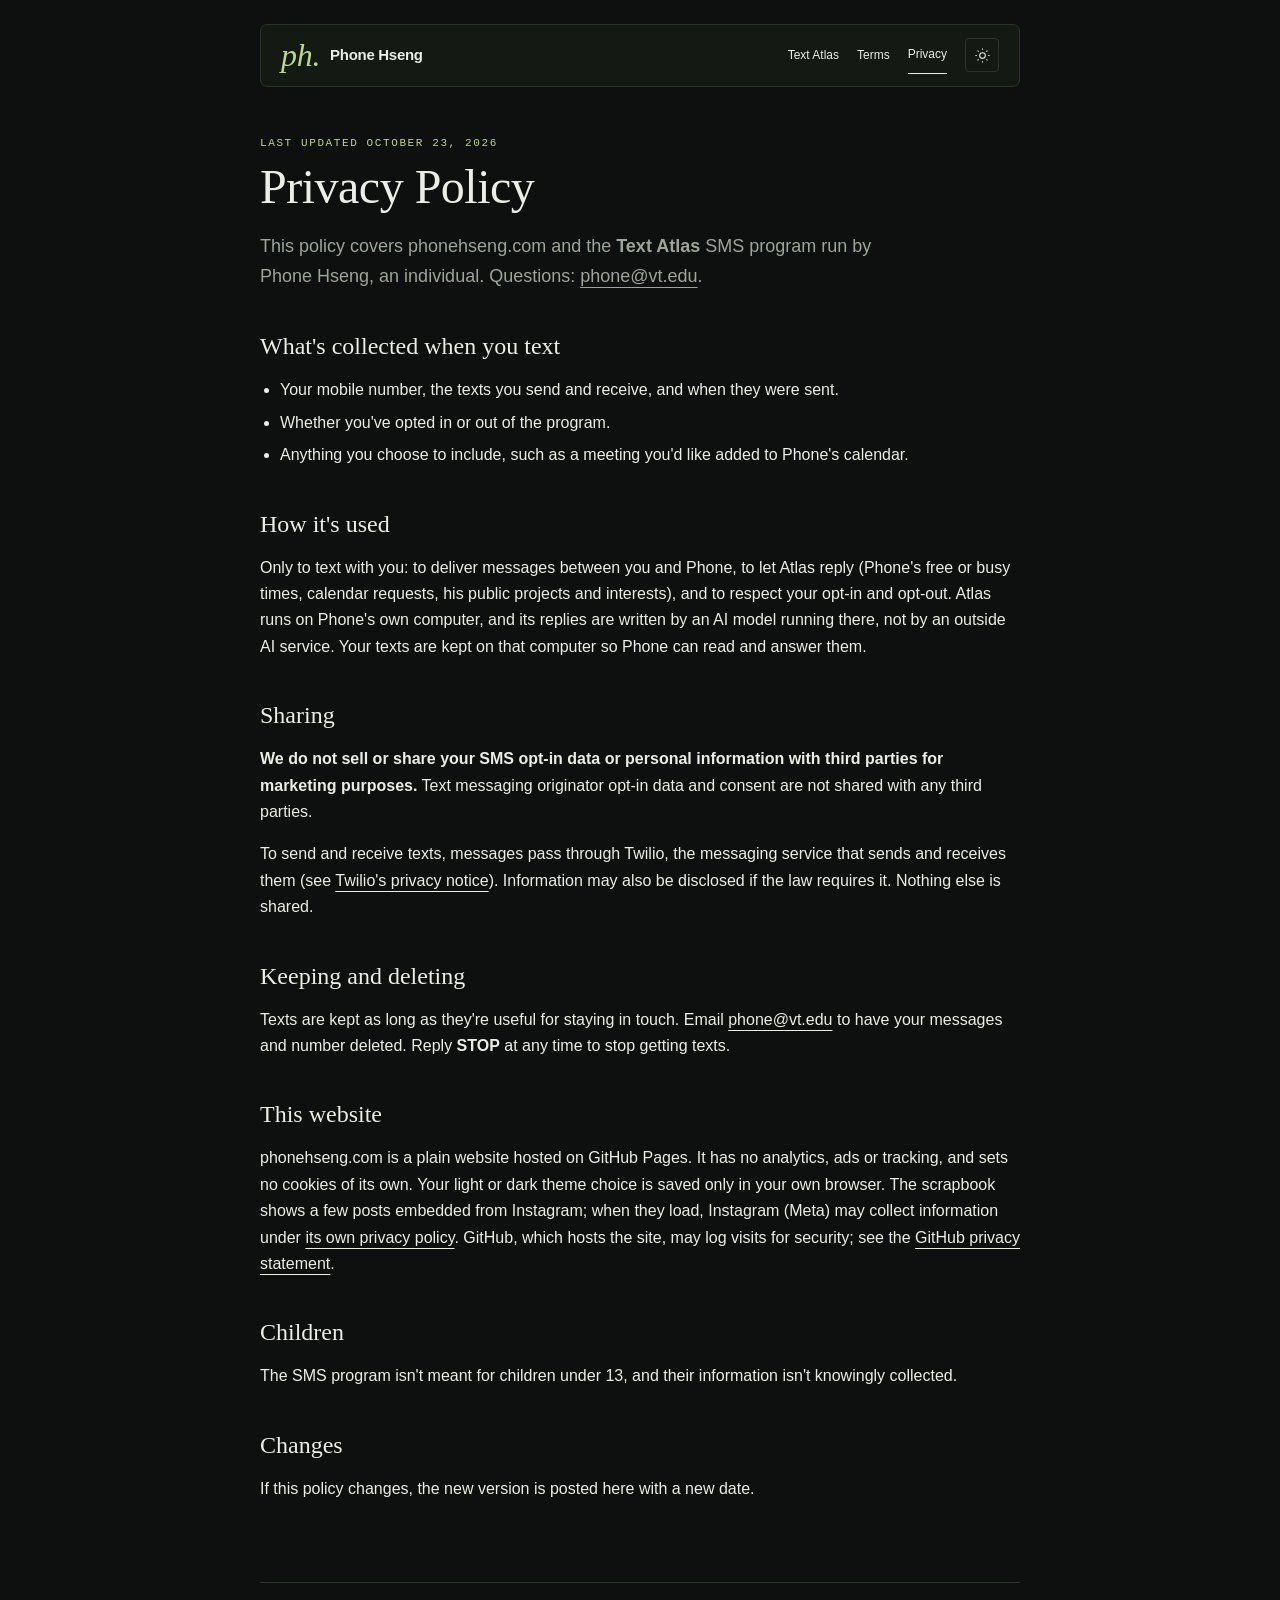
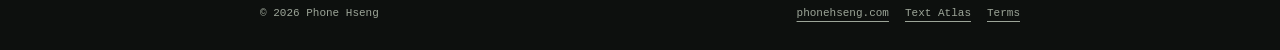
<file: privacy/index.html>
<!DOCTYPE html>
<html lang="en" data-theme="dark">
<head>
  <meta charset="UTF-8">
  <meta name="viewport" content="width=device-width, initial-scale=1">
  <meta name="theme-color" content="#0d100e">
  <meta name="description" content="Privacy Policy for phonehseng.com and the Text Atlas SMS program.">
  <title>Privacy Policy — Phone Hseng</title>
  <link rel="stylesheet" href="/legal.css">
</head>
<body>
  <div class="wrap">
    <header class="site-header">
      <a class="wordmark" href="/"><span class="mark" aria-hidden="true">ph.</span><span>Phone Hseng</span></a>
      <nav class="site-nav" aria-label="Texting pages">
        <a href="/sms/">Text Atlas</a>
        <a href="/terms/">Terms</a>
        <a href="/privacy/" aria-current="page">Privacy</a>
        <button class="theme-toggle" id="theme-toggle" type="button" aria-label="Switch to light mode" aria-pressed="false">
          <svg viewBox="0 0 24 24" fill="none" stroke="currentColor" stroke-width="1.5" aria-hidden="true"><circle cx="12" cy="12" r="4"/><path d="M12 2v2M12 20v2M2 12h2M20 12h2M5 5l1.5 1.5M17.5 17.5L19 19M5 19l1.5-1.5M17.5 6.5L19 5"/></svg>
        </button>
      </nav>
    </header>

    <main>
      <p class="eyebrow">Last updated October 23, 2026</p>
      <h1>Privacy Policy</h1>
      <p class="lede">This policy covers phonehseng.com and the <strong>Text Atlas</strong> SMS program run by Phone
        Hseng, an individual. Questions: <a href="mailto:phone@vt.edu">phone@vt.edu</a>.</p>

      <h2>What's collected when you text</h2>
      <ul>
        <li>Your mobile number, the texts you send and receive, and when they were sent.</li>
        <li>Whether you've opted in or out of the program.</li>
        <li>Anything you choose to include, such as a meeting you'd like added to Phone's calendar.</li>
      </ul>

      <h2>How it's used</h2>
      <p>Only to text with you: to deliver messages between you and Phone, to let Atlas reply (Phone's free or busy
        times, calendar requests, his public projects and interests), and to respect your opt-in and opt-out. Atlas
        runs on Phone's own computer, and its replies are written by an AI model running there, not by an outside AI
        service. Your texts are kept on that computer so Phone can read and answer them.</p>

      <h2>Sharing</h2>
      <p><strong>We do not sell or share your SMS opt-in data or personal information with third parties for marketing
        purposes.</strong> Text messaging originator opt-in data and consent are not shared with any third parties.</p>
      <p>To send and receive texts, messages pass through Twilio, the messaging service that sends and receives them
        (see <a href="https://www.twilio.com/en-us/legal/privacy">Twilio's privacy notice</a>). Information may also be
        disclosed if the law requires it. Nothing else is shared.</p>

      <h2>Keeping and deleting</h2>
      <p>Texts are kept as long as they're useful for staying in touch. Email
        <a href="mailto:phone@vt.edu">phone@vt.edu</a> to have your messages and number deleted. Reply
        <strong>STOP</strong> at any time to stop getting texts.</p>

      <h2>This website</h2>
      <p>phonehseng.com is a plain website hosted on GitHub Pages. It has no analytics, ads or tracking, and sets no
        cookies of its own. Your light or dark theme choice is saved only in your own browser. The scrapbook shows a
        few posts embedded from Instagram; when they load, Instagram (Meta) may collect information under
        <a href="https://privacycenter.instagram.com/policy">its own privacy policy</a>. GitHub, which hosts the site, may log
        visits for security; see the <a href="https://docs.github.com/en/site-policy/privacy-policies/github-general-privacy-statement">GitHub
        privacy statement</a>.</p>

      <h2>Children</h2>
      <p>The SMS program isn't meant for children under 13, and their information isn't knowingly collected.</p>

      <h2>Changes</h2>
      <p>If this policy changes, the new version is posted here with a new date.</p>
    </main>

    <footer class="site-footer">
      <span>© 2026 Phone Hseng</span>
      <nav aria-label="More"><a href="/">phonehseng.com</a><a href="/sms/">Text Atlas</a><a href="/terms/">Terms</a></nav>
    </footer>
  </div>
  <script src="/legal.js"></script>
</body>
</html>
</file>
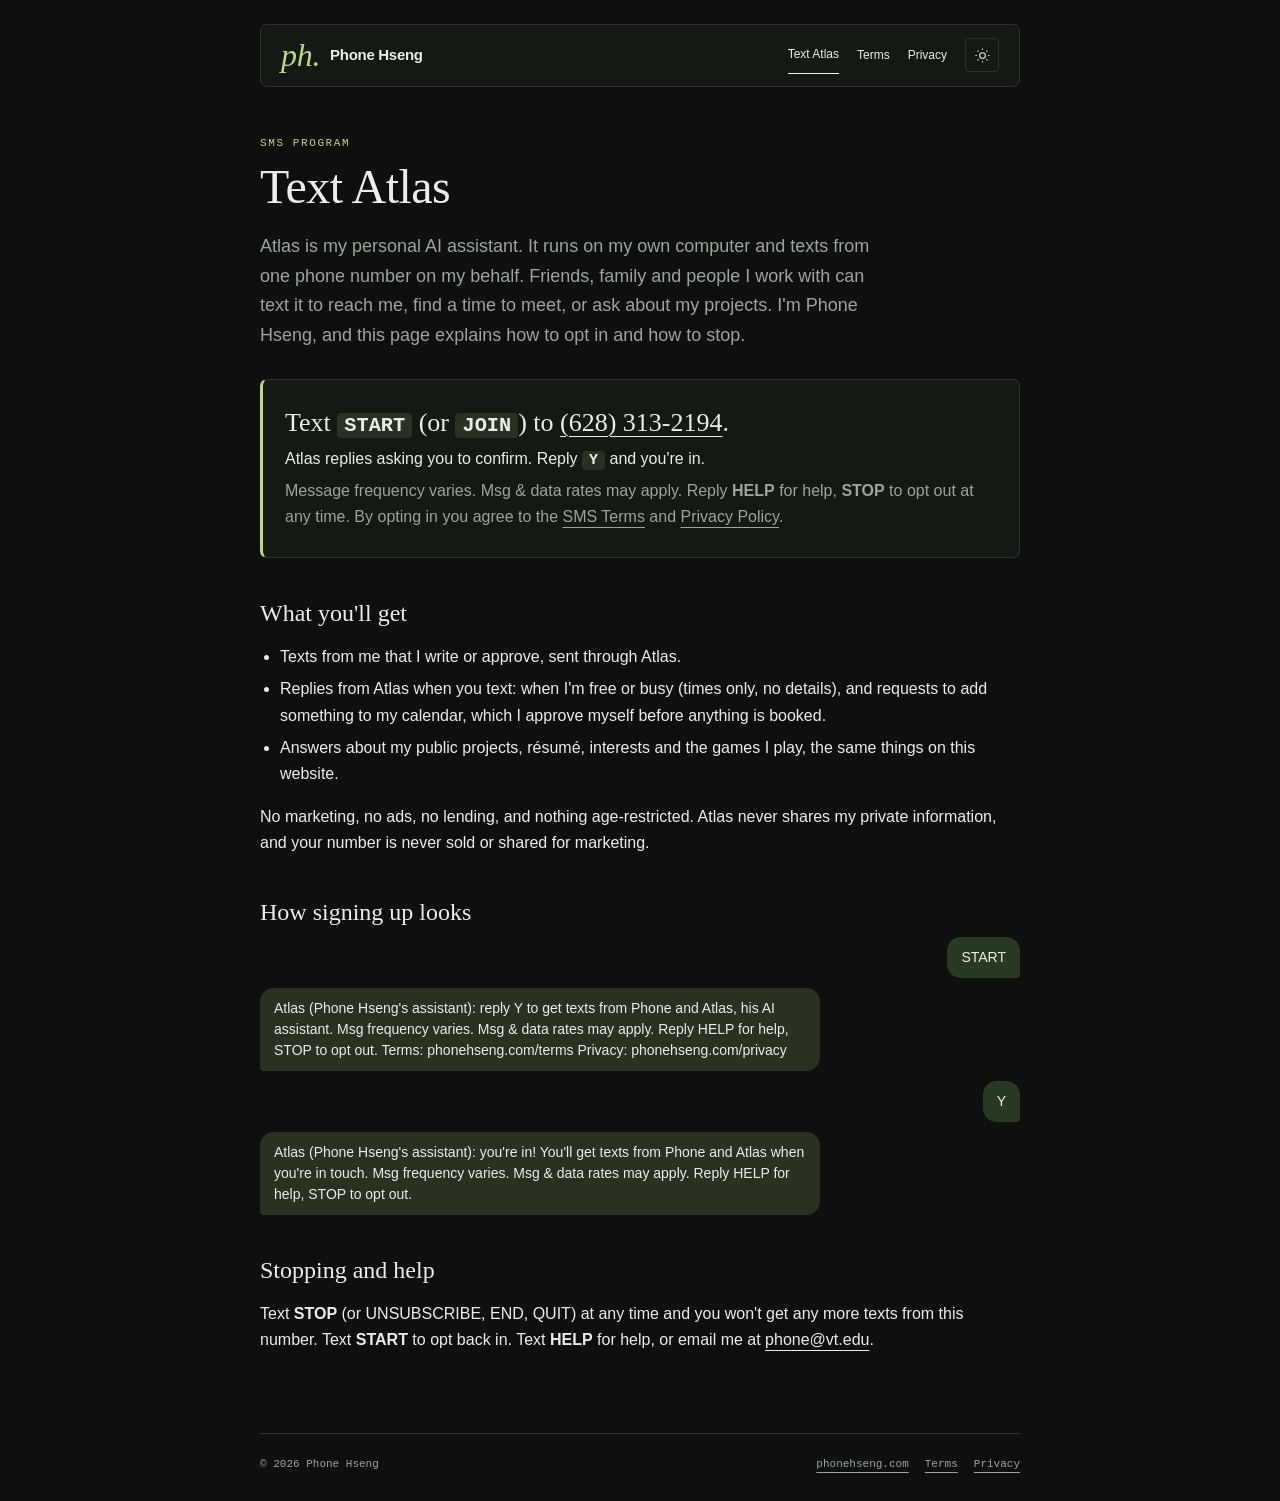
<file: sms/index.html>
<!DOCTYPE html>
<html lang="en" data-theme="dark">
<head>
  <meta charset="UTF-8">
  <meta name="viewport" content="width=device-width, initial-scale=1">
  <meta name="theme-color" content="#0d100e">
  <meta name="description" content="Text Phone Hseng and Atlas, his personal assistant: how to opt in, what you'll get, and how to stop.">
  <title>Text Atlas — Phone Hseng</title>
  <link rel="stylesheet" href="/legal.css">
</head>
<body>
  <div class="wrap">
    <header class="site-header">
      <a class="wordmark" href="/"><span class="mark" aria-hidden="true">ph.</span><span>Phone Hseng</span></a>
      <nav class="site-nav" aria-label="Texting pages">
        <a href="/sms/" aria-current="page">Text Atlas</a>
        <a href="/terms/">Terms</a>
        <a href="/privacy/">Privacy</a>
        <button class="theme-toggle" id="theme-toggle" type="button" aria-label="Switch to light mode" aria-pressed="false">
          <svg viewBox="0 0 24 24" fill="none" stroke="currentColor" stroke-width="1.5" aria-hidden="true"><circle cx="12" cy="12" r="4"/><path d="M12 2v2M12 20v2M2 12h2M20 12h2M5 5l1.5 1.5M17.5 17.5L19 19M5 19l1.5-1.5M17.5 6.5L19 5"/></svg>
        </button>
      </nav>
    </header>

    <main>
      <p class="eyebrow">SMS program</p>
      <h1>Text Atlas</h1>
      <p class="lede">Atlas is my personal AI assistant. It runs on my own computer and texts from one phone number on my
        behalf. Friends, family and people I work with can text it to reach me, find a time to meet, or ask about my
        projects. I'm Phone Hseng, and this page explains how to opt in and how to stop.</p>

      <div class="keybox">
        <p class="big">Text <span class="kw">START</span> (or <span class="kw">JOIN</span>) to <span id="sms-number"><a href="sms:+16283132194">(628) 313-2194</a></span>.</p>
        <p>Atlas replies asking you to confirm. Reply <span class="kw">Y</span> and you're in.</p>
        <p class="muted">Message frequency varies. Msg &amp; data rates may apply. Reply <strong>HELP</strong> for help,
          <strong>STOP</strong> to opt out at any time. By opting in you agree to the <a href="/terms/">SMS Terms</a>
          and <a href="/privacy/">Privacy Policy</a>.</p>
      </div>

      <h2>What you'll get</h2>
      <ul>
        <li>Texts from me that I write or approve, sent through Atlas.</li>
        <li>Replies from Atlas when you text: when I'm free or busy (times only, no details), and requests to add
          something to my calendar, which I approve myself before anything is booked.</li>
        <li>Answers about my public projects, résumé, interests and the games I play, the same things on this website.</li>
      </ul>
      <p>No marketing, no ads, no lending, and nothing age-restricted. Atlas never shares my private information, and
        your number is never sold or shared for marketing.</p>

      <h2>How signing up looks</h2>
      <div class="sms me">START</div>
      <div class="sms">Atlas (Phone Hseng's assistant): reply Y to get texts from Phone and Atlas, his AI assistant. Msg
        frequency varies. Msg &amp; data rates may apply. Reply HELP for help, STOP to opt out. Terms:
        phonehseng.com/terms Privacy: phonehseng.com/privacy</div>
      <div class="sms me">Y</div>
      <div class="sms">Atlas (Phone Hseng's assistant): you're in! You'll get texts from Phone and Atlas when you're in
        touch. Msg frequency varies. Msg &amp; data rates may apply. Reply HELP for help, STOP to opt out.</div>

      <h2>Stopping and help</h2>
      <p>Text <strong>STOP</strong> (or UNSUBSCRIBE, END, QUIT) at any time and you won't get any more texts from this
        number. Text <strong>START</strong> to opt back in. Text <strong>HELP</strong> for help, or email me at
        <a href="mailto:phone@vt.edu">phone@vt.edu</a>.</p>
    </main>

    <footer class="site-footer">
      <span>© 2026 Phone Hseng</span>
      <nav aria-label="More"><a href="/">phonehseng.com</a><a href="/terms/">Terms</a><a href="/privacy/">Privacy</a></nav>
    </footer>
  </div>
  <script src="/legal.js"></script>
</body>
</html>
</file>
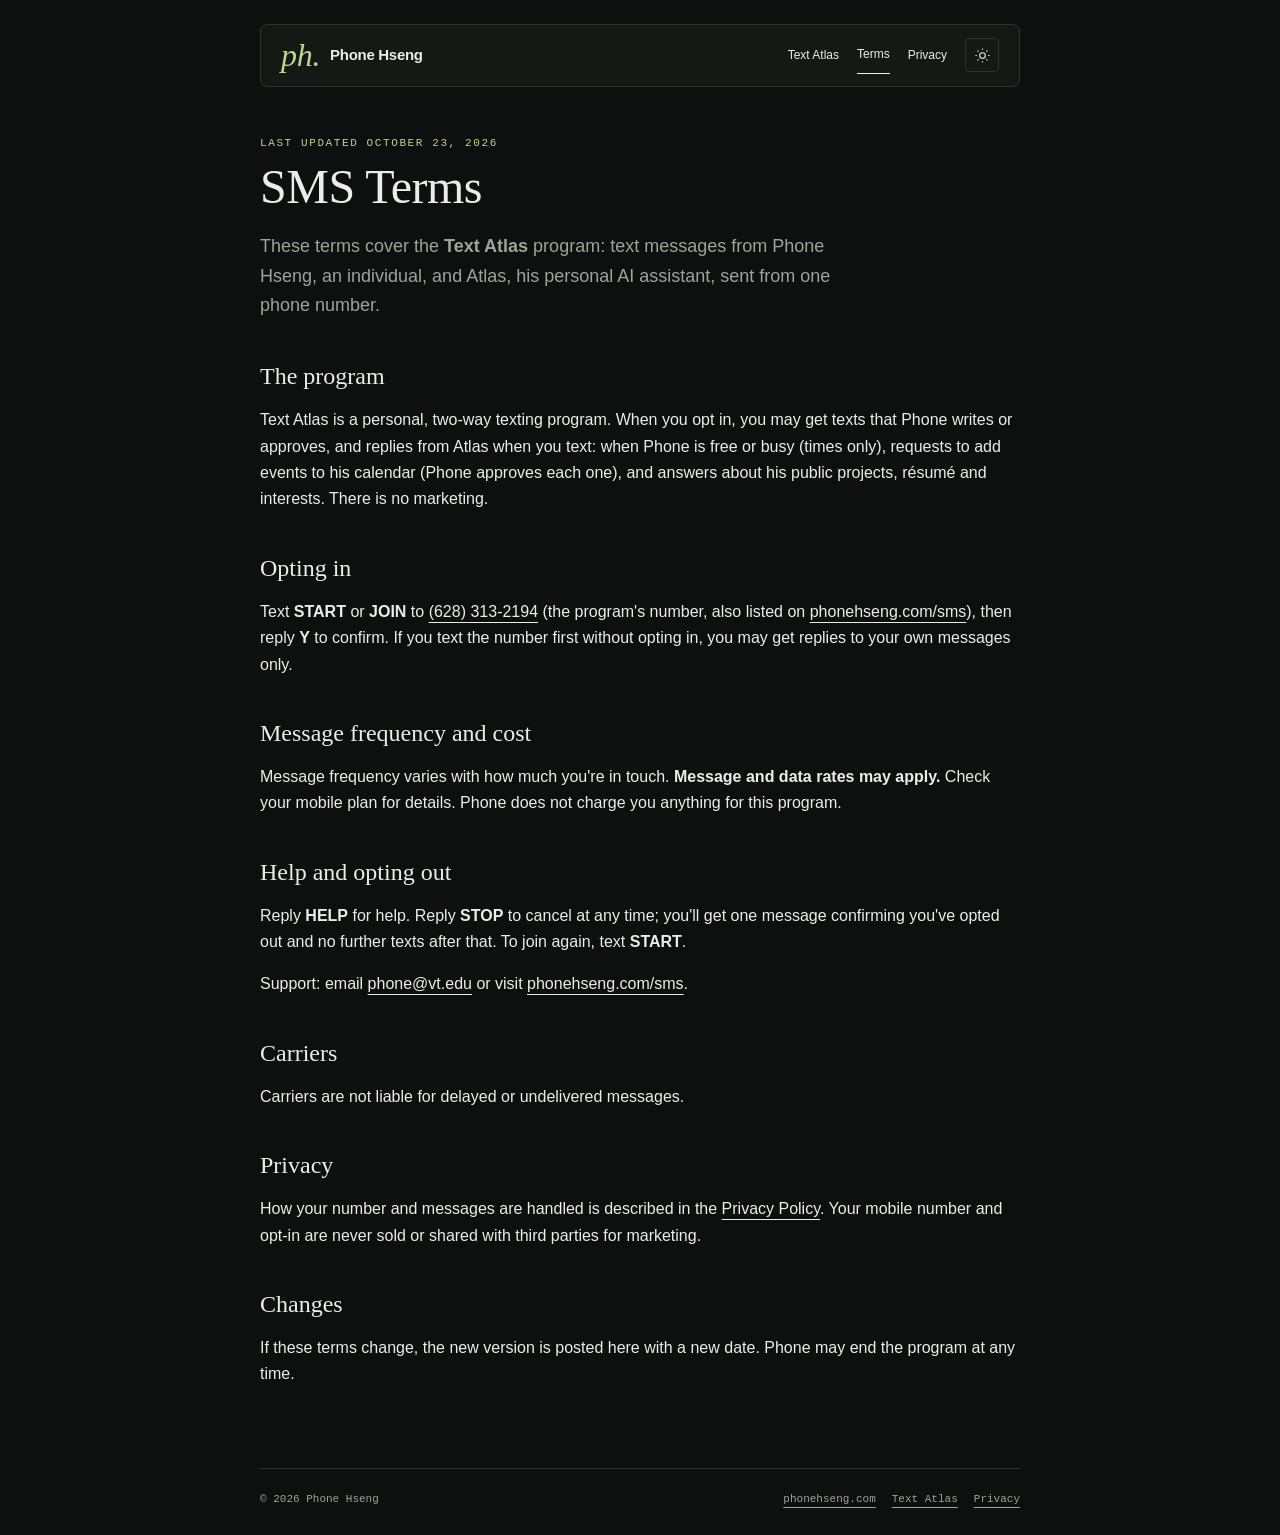
<file: terms/index.html>
<!DOCTYPE html>
<html lang="en" data-theme="dark">
<head>
  <meta charset="UTF-8">
  <meta name="viewport" content="width=device-width, initial-scale=1">
  <meta name="theme-color" content="#0d100e">
  <meta name="description" content="SMS Terms for texting Phone Hseng and Atlas, his personal assistant.">
  <title>SMS Terms — Phone Hseng</title>
  <link rel="stylesheet" href="/legal.css">
</head>
<body>
  <div class="wrap">
    <header class="site-header">
      <a class="wordmark" href="/"><span class="mark" aria-hidden="true">ph.</span><span>Phone Hseng</span></a>
      <nav class="site-nav" aria-label="Texting pages">
        <a href="/sms/">Text Atlas</a>
        <a href="/terms/" aria-current="page">Terms</a>
        <a href="/privacy/">Privacy</a>
        <button class="theme-toggle" id="theme-toggle" type="button" aria-label="Switch to light mode" aria-pressed="false">
          <svg viewBox="0 0 24 24" fill="none" stroke="currentColor" stroke-width="1.5" aria-hidden="true"><circle cx="12" cy="12" r="4"/><path d="M12 2v2M12 20v2M2 12h2M20 12h2M5 5l1.5 1.5M17.5 17.5L19 19M5 19l1.5-1.5M17.5 6.5L19 5"/></svg>
        </button>
      </nav>
    </header>

    <main>
      <p class="eyebrow">Last updated October 23, 2026</p>
      <h1>SMS Terms</h1>
      <p class="lede">These terms cover the <strong>Text Atlas</strong> program: text messages from Phone Hseng, an
        individual, and Atlas, his personal AI assistant, sent from one phone number.</p>

      <h2>The program</h2>
      <p>Text Atlas is a personal, two-way texting program. When you opt in, you may get texts that Phone writes or
        approves, and replies from Atlas when you text: when Phone is free or busy (times only), requests to add
        events to his calendar (Phone approves each one), and answers about his public projects, résumé and
        interests. There is no marketing.</p>

      <h2>Opting in</h2>
      <p>Text <strong>START</strong> or <strong>JOIN</strong> to <a href="sms:+16283132194">(628) 313-2194</a> (the program's number, also listed on
        <a href="/sms/">phonehseng.com/sms</a>), then reply <strong>Y</strong> to confirm. If you text the number
        first without opting in, you may get replies to your own messages only.</p>

      <h2>Message frequency and cost</h2>
      <p>Message frequency varies with how much you're in touch. <strong>Message and data rates may apply.</strong>
        Check your mobile plan for details. Phone does not charge you anything for this program.</p>

      <h2>Help and opting out</h2>
      <p>Reply <strong>HELP</strong> for help. Reply <strong>STOP</strong> to cancel at any time; you'll get one
        message confirming you've opted out and no further texts after that. To join again, text
        <strong>START</strong>.</p>
      <p>Support: email <a href="mailto:phone@vt.edu">phone@vt.edu</a> or visit
        <a href="/sms/">phonehseng.com/sms</a>.</p>

      <h2>Carriers</h2>
      <p>Carriers are not liable for delayed or undelivered messages.</p>

      <h2>Privacy</h2>
      <p>How your number and messages are handled is described in the <a href="/privacy/">Privacy Policy</a>. Your
        mobile number and opt-in are never sold or shared with third parties for marketing.</p>

      <h2>Changes</h2>
      <p>If these terms change, the new version is posted here with a new date. Phone may end the program at any time.</p>
    </main>

    <footer class="site-footer">
      <span>© 2026 Phone Hseng</span>
      <nav aria-label="More"><a href="/">phonehseng.com</a><a href="/sms/">Text Atlas</a><a href="/privacy/">Privacy</a></nav>
    </footer>
  </div>
  <script src="/legal.js"></script>
</body>
</html>
</file>
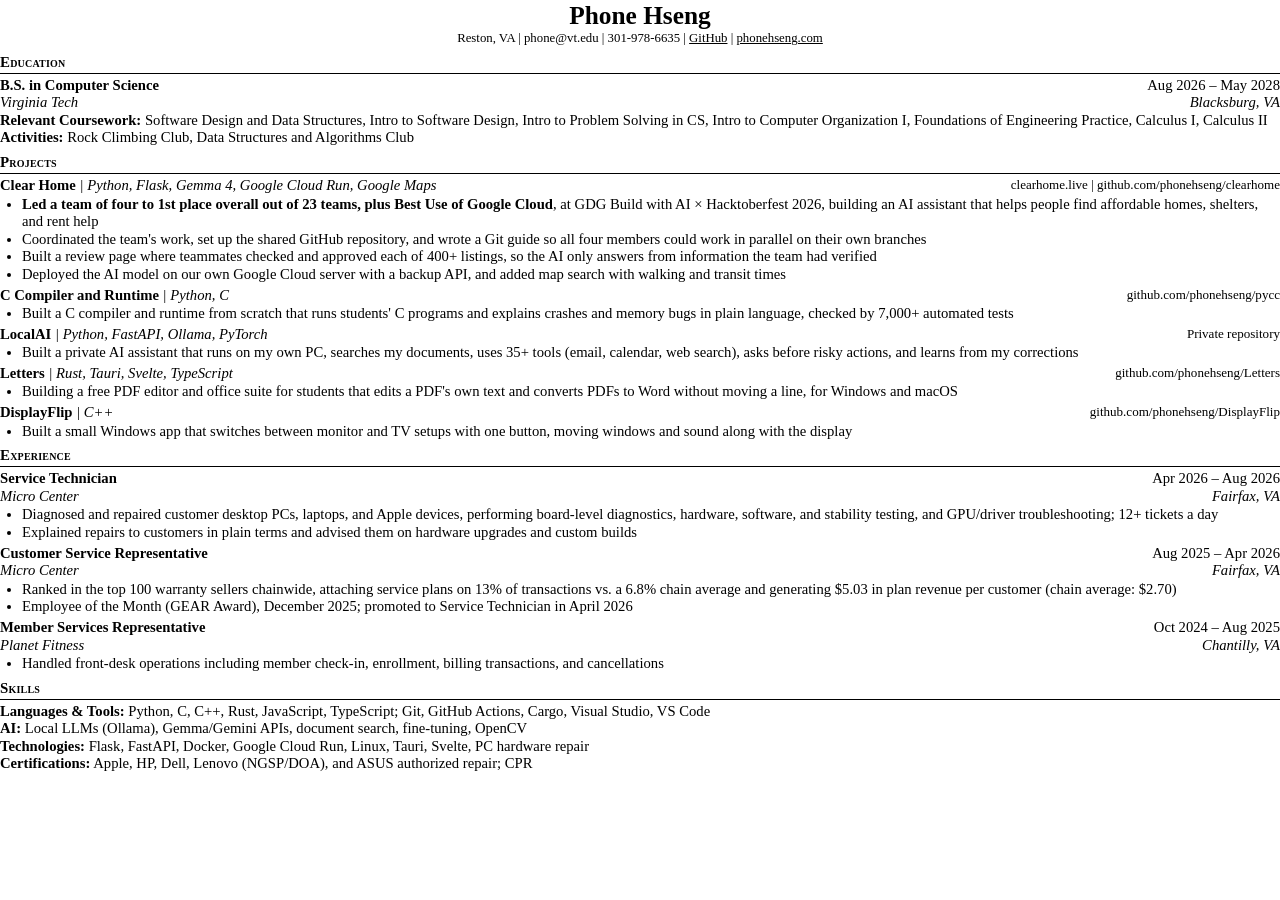
<file: resume-source.html>
<!doctype html>
<html lang="en">
<head>
<meta charset="utf-8">
<title>Phone Hseng - Resume</title>
<style>
  @page { size: letter; margin: 0.36in 0.5in 0.32in; }
  * { box-sizing: border-box; }
  body { margin: 0; font-family: "Times New Roman", Times, "Liberation Serif", serif; font-size: 11pt; line-height: 1.2; color: #000; }
  a { color: #000; }
  h1 { font-size: 19pt; text-align: center; margin: 0; }
  .contact { text-align: center; font-size: 9.6pt; margin: 1px 0 6px; }
  h2 { font-size: 11.2pt; font-variant: small-caps; margin: 7px 0 3px; padding-bottom: 1px; border-bottom: 1px solid #000; letter-spacing: .2px; }
  .row { display: flex; justify-content: space-between; gap: 12px; }
  .entry { margin-top: 3px; }
  .entry .row:first-child { font-weight: bold; }
  .entry .row:first-child span:last-child { font-weight: normal; }
  .sub { font-style: italic; }
  ul { margin: 1px 0 0; padding-left: 22px; }
  li { margin: 0; }
  p { margin: 0; }
  .url { font-weight: normal; font-size: 9.8pt; }
</style>
</head>
<body>
  <h1>Phone Hseng</h1>
  <p class="contact">Reston, VA | phone@vt.edu | 301-978-6635 | <a href="https://github.com/phonehseng">GitHub</a> | <a href="https://phonehseng.com">phonehseng.com</a></p>

  <h2>Education</h2>
  <div class="entry">
    <div class="row"><span>B.S. in Computer Science</span><span>Aug 2026 – May 2028</span></div>
    <div class="row sub"><span>Virginia Tech</span><span>Blacksburg, VA</span></div>
    <p><b>Relevant Coursework:</b> Software Design and Data Structures, Intro to Software Design, Intro to Problem Solving in CS, Intro to Computer Organization I, Foundations of Engineering Practice, Calculus I, Calculus II</p>
    <p><b>Activities:</b> Rock Climbing Club, Data Structures and Algorithms Club</p>
  </div>

  <h2>Projects</h2>
  <div class="entry">
    <div class="row"><span>Clear Home <span class="sub" style="font-weight:normal">| Python, Flask, Gemma 4, Google Cloud Run, Google Maps</span></span><span class="url">clearhome.live | github.com/phonehseng/clearhome</span></div>
    <ul>
      <li><b>Led a team of four to 1st place overall out of 23 teams, plus Best Use of Google Cloud</b>, at GDG Build with AI &times; Hacktoberfest 2026, building an AI assistant that helps people find affordable homes, shelters, and rent help</li>
      <li>Coordinated the team's work, set up the shared GitHub repository, and wrote a Git guide so all four members could work in parallel on their own branches</li>
      <li>Built a review page where teammates checked and approved each of 400+ listings, so the AI only answers from information the team had verified</li>
      <li>Deployed the AI model on our own Google Cloud server with a backup API, and added map search with walking and transit times</li>
    </ul>
  </div>
  <div class="entry">
    <div class="row"><span>C Compiler and Runtime <span class="sub" style="font-weight:normal">| Python, C</span></span><span class="url">github.com/phonehseng/pycc</span></div>
    <ul>
      <li>Built a C compiler and runtime from scratch that runs students' C programs and explains crashes and memory bugs in plain language, checked by 7,000+ automated tests</li>
    </ul>
  </div>
  <div class="entry">
    <div class="row"><span>LocalAI <span class="sub" style="font-weight:normal">| Python, FastAPI, Ollama, PyTorch</span></span><span class="url">Private repository</span></div>
    <ul>
      <li>Built a private AI assistant that runs on my own PC, searches my documents, uses 35+ tools (email, calendar, web search), asks before risky actions, and learns from my corrections</li>
    </ul>
  </div>
  <div class="entry">
    <div class="row"><span>Letters <span class="sub" style="font-weight:normal">| Rust, Tauri, Svelte, TypeScript</span></span><span class="url">github.com/phonehseng/Letters</span></div>
    <ul>
      <li>Building a free PDF editor and office suite for students that edits a PDF's own text and converts PDFs to Word without moving a line, for Windows and macOS</li>
    </ul>
  </div>
  <div class="entry">
    <div class="row"><span>DisplayFlip <span class="sub" style="font-weight:normal">| C++</span></span><span class="url">github.com/phonehseng/DisplayFlip</span></div>
    <ul>
      <li>Built a small Windows app that switches between monitor and TV setups with one button, moving windows and sound along with the display</li>
    </ul>
  </div>

  <h2>Experience</h2>
  <div class="entry">
    <div class="row"><span>Service Technician</span><span>Apr 2026 – Aug 2026</span></div>
    <div class="row sub"><span>Micro Center</span><span>Fairfax, VA</span></div>
    <ul>
      <li>Diagnosed and repaired customer desktop PCs, laptops, and Apple devices, performing board-level diagnostics, hardware, software, and stability testing, and GPU/driver troubleshooting; 12+ tickets a day</li>
      <li>Explained repairs to customers in plain terms and advised them on hardware upgrades and custom builds</li>
    </ul>
  </div>
  <div class="entry">
    <div class="row"><span>Customer Service Representative</span><span>Aug 2025 – Apr 2026</span></div>
    <div class="row sub"><span>Micro Center</span><span>Fairfax, VA</span></div>
    <ul>
      <li>Ranked in the top 100 warranty sellers chainwide, attaching service plans on 13% of transactions vs. a 6.8% chain average and generating $5.03 in plan revenue per customer (chain average: $2.70)</li>
      <li>Employee of the Month (GEAR Award), December 2025; promoted to Service Technician in April 2026</li>
    </ul>
  </div>
  <div class="entry">
    <div class="row"><span>Member Services Representative</span><span>Oct 2024 – Aug 2025</span></div>
    <div class="row sub"><span>Planet Fitness</span><span>Chantilly, VA</span></div>
    <ul>
      <li>Handled front-desk operations including member check-in, enrollment, billing transactions, and cancellations</li>
    </ul>
  </div>

  <h2>Skills</h2>
  <p><b>Languages &amp; Tools:</b> Python, C, C++, Rust, JavaScript, TypeScript; Git, GitHub Actions, Cargo, Visual Studio, VS Code</p>
  <p><b>AI:</b> Local LLMs (Ollama), Gemma/Gemini APIs, document search, fine-tuning, OpenCV</p>
  <p><b>Technologies:</b> Flask, FastAPI, Docker, Google Cloud Run, Linux, Tauri, Svelte, PC hardware repair</p>
  <p><b>Certifications:</b> Apple, HP, Dell, Lenovo (NGSP/DOA), and ASUS authorized repair; CPR</p>
</body>
</html>
</file>
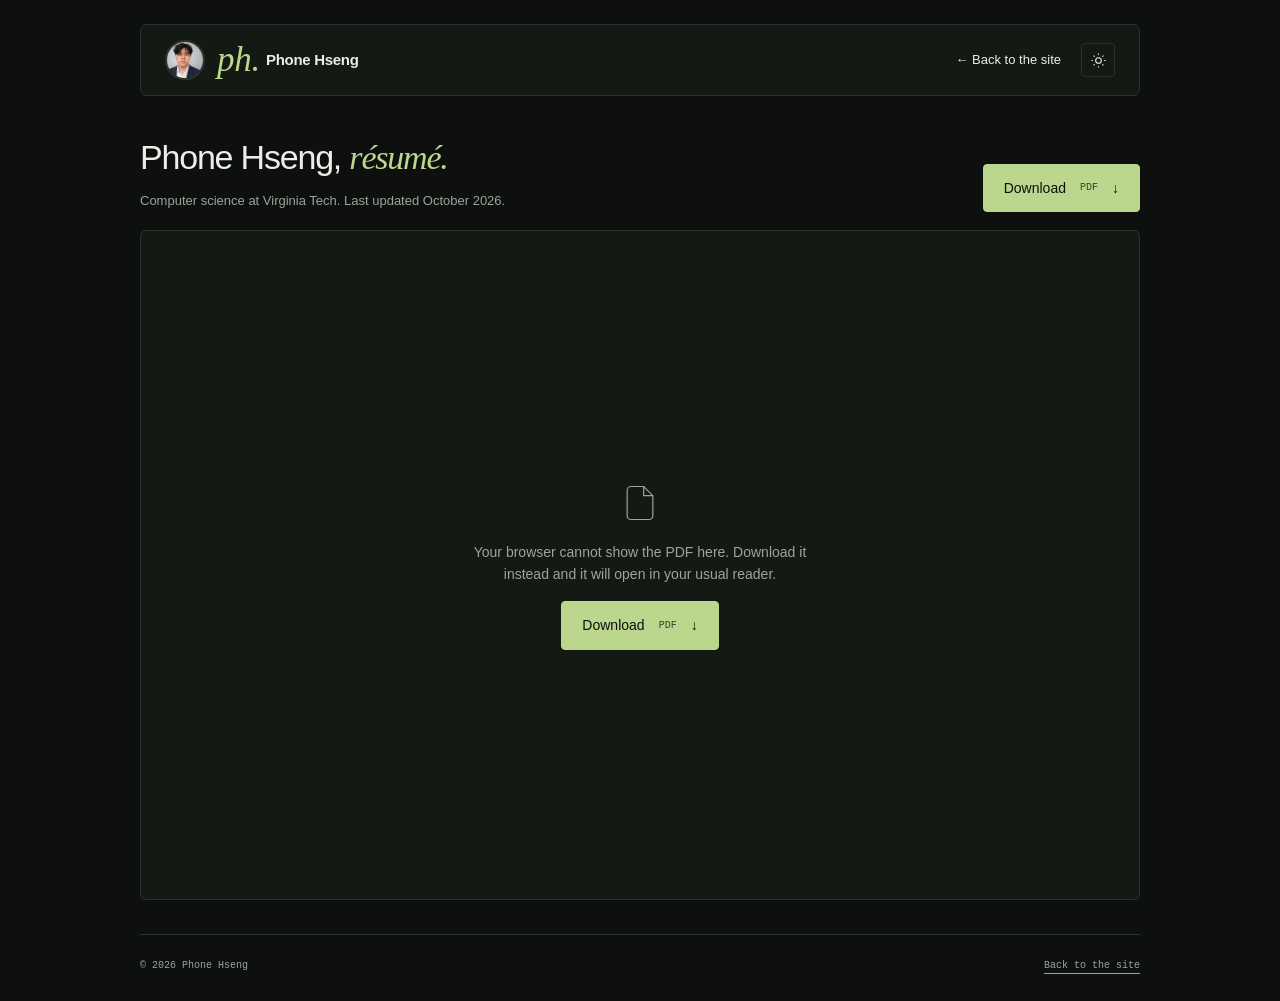
<file: resume.html>
<!DOCTYPE html>
<html lang="en" data-theme="dark">
<head>
  <meta charset="UTF-8">
  <meta name="viewport" content="width=device-width, initial-scale=1">
  <meta name="theme-color" content="#0d100e">
  <meta name="description" content="Résumé of Phone Hseng, computer science student at Virginia Tech.">
  <title>Résumé — Phone Hseng</title>
  <link rel="icon" type="image/png" data-asset="avatar">

  <style>
    /* same palette as the main page so the two feel like one site */
    :root {
      color-scheme: dark;
      --paper: #0d100e;
      --ink: #ebeee6;
      --muted: #9ca598;
      --line: #2c332c;
      --accent: #bad78d;
      --soft: #2a3123;
      --card: #141913;
      --serif: Georgia, 'Times New Roman', serif;
      --sans: 'Segoe UI', Arial, sans-serif;
      --mono: Consolas, 'Courier New', monospace;
    }

    :root[data-theme="light"] {
      color-scheme: light;
      --paper: #f7f5ee;
      --ink: #242820;
      --muted: #60645a;
      --line: #d7d8cb;
      --accent: #47632e;
      --soft: #eee4d4;
      --card: #efeee6;
    }

    * { box-sizing: border-box; }
    [hidden] { display: none !important; }

    body {
      margin: 0;
      background: var(--paper);
      color: var(--ink);
      font-family: var(--sans);
      font-size: 16px;
      line-height: 1.6;
      -webkit-font-smoothing: antialiased;
      display: flex;
      flex-direction: column;
      min-height: 100vh;
    }

    a { color: inherit; text-underline-offset: 5px; }
    a:hover { color: var(--accent); }
    button { font: inherit; color: inherit; cursor: pointer; }
    :focus-visible { outline: 3px solid var(--accent); outline-offset: 4px; }
    svg { display: block; max-width: 100%; }

    .wrap { width: min(1000px, calc(100% - 80px)); margin-inline: auto; }

    /* header */
    .site-header {
      min-height: 72px;
      display: flex;
      align-items: center;
      justify-content: space-between;
      gap: 24px;
      border: 1px solid var(--line);
      border-radius: 7px;
      padding: 10px 24px;
      margin-top: 24px;
      background: var(--card);
    }

    .wordmark {
      text-decoration: none;
      display: flex;
      align-items: center;
      gap: 12px;
      font-size: 15px;
      font-weight: 600;
      letter-spacing: -.3px;
    }

    .avatar {
      width: 40px;
      height: 40px;
      border-radius: 50%;
      object-fit: cover;
      object-position: 50% 20%;
      border: 2px solid var(--line);
      box-shadow: 0 0 0 2px var(--card);
      flex-shrink: 0;
      display: block;
    }
    .wordmark:hover .avatar { border-color: var(--accent); }

    .mark { color: var(--accent); font: italic 35px/.8 var(--serif); width: 37px; }
    .header-right { display: flex; align-items: center; gap: 20px; }
    .back { font-size: 13px; text-decoration: none; white-space: nowrap; }

    .theme-toggle {
      border: 1px solid var(--line);
      background: transparent;
      border-radius: 4px;
      width: 34px;
      height: 34px;
      display: grid;
      place-items: center;
      flex-shrink: 0;
    }
    .theme-toggle:hover { background: var(--soft); }
    .theme-toggle svg { width: 17px; height: 17px; }

    /* title row above the document */
    .page-head {
      display: flex;
      align-items: end;
      justify-content: space-between;
      gap: 24px;
      margin: 34px 0 18px;
      flex-wrap: wrap;
    }
    .page-head h1 {
      font-weight: 500;
      font-size: 34px;
      letter-spacing: -1.2px;
      margin: 0;
    }
    .page-head h1 em { font-family: var(--serif); font-weight: 400; color: var(--accent); }
    .page-head p { margin: 6px 0 0; color: var(--muted); font-size: 13px; }

    .download {
      display: inline-flex;
      align-items: center;
      gap: 14px;
      padding: 12px 20px;
      background: var(--accent);
      color: var(--paper);
      border: 1px solid var(--accent);
      border-radius: 4px;
      text-decoration: none;
      font-size: 14px;
      white-space: nowrap;
    }
    .download:hover { color: var(--paper); opacity: .9; }
    .download small { font: 10px var(--mono); opacity: .75; }

    /* the document itself */
    main { flex: 1; }
    .viewer {
      border: 1px solid var(--line);
      border-radius: 6px;
      overflow: hidden;
      background: var(--card);
      height: min(1180px, calc(100vh - 230px));
      min-height: 520px;
    }
    .viewer object, .viewer iframe { width: 100%; height: 100%; border: 0; display: block; }

    /* shown when the browser will not display a pdf inline, which is common on phones */
    .fallback {
      height: 100%;
      display: grid;
      place-content: center;
      justify-items: center;
      gap: 16px;
      padding: 40px 24px;
      text-align: center;
    }
    .fallback p { margin: 0; color: var(--muted); font-size: 14px; max-width: 360px; }
    .fallback svg { width: 44px; height: 44px; stroke-width: 1.3; color: var(--muted); }

    .site-footer {
      display: flex;
      justify-content: space-between;
      align-items: center;
      gap: 25px;
      border-top: 1px solid var(--line);
      margin-top: 34px;
      padding: 23px 0 28px;
      color: var(--muted);
      font: 10px/1.5 var(--mono);
    }

    @media (max-width: 720px) {
      .wrap { width: calc(100% - 40px); }
      .site-header { padding: 12px 18px; margin-top: 16px; gap: 12px; }
      .avatar { width: 34px; height: 34px; }
      /* the monogram is enough at this width, the full name would wrap */
      .full-name { display: none; }
      .header-right { gap: 14px; }
      .page-head { margin: 26px 0 14px; gap: 16px; }
      .page-head h1 { font-size: 28px; }
      .download { padding: 11px 16px; gap: 10px; }
      .viewer { height: calc(100vh - 300px); min-height: 420px; }
    }
  </style>
</head>

<body>
  <div class="wrap">

    <header class="site-header">
      <a class="wordmark" href="index.html" aria-label="Phone Hseng, back to the main page">
        <img class="avatar" data-asset="avatar" alt="" width="40" height="40" decoding="async">
        <span class="mark" aria-hidden="true">ph.</span>
        <span class="full-name">Phone Hseng</span>
      </a>
      <div class="header-right">
        <a class="back" href="index.html">← Back to the site</a>
        <button class="theme-toggle" id="theme-toggle" type="button" aria-label="Switch to light mode" aria-pressed="false" hidden>
          <svg viewBox="0 0 24 24" fill="none" stroke="currentColor" stroke-width="1.5" aria-hidden="true">
            <circle cx="12" cy="12" r="4"/>
            <path d="M12 2v2M12 20v2M2 12h2M20 12h2M5 5l1.5 1.5M17.5 17.5L19 19M5 19l1.5-1.5M17.5 6.5L19 5"/>
          </svg>
        </button>
      </div>
    </header>

    <div class="page-head">
      <div>
        <h1>Phone Hseng, <em>résumé.</em></h1>
        <p>Computer science at Virginia Tech. Last updated October 2026.</p>
      </div>
      <a class="download" href="Phone-Hseng-Resume.pdf" download="Phone-Hseng-Resume.pdf">
        Download <small>PDF</small> <span aria-hidden="true">↓</span>
      </a>
    </div>

    <main>
      <div class="viewer">
        <!-- the browser shows its own pdf reader here, and the block below is what
             appears instead on phones, where inline pdfs usually are not supported -->
        <object data="Phone-Hseng-Resume.pdf" type="application/pdf" aria-label="Résumé of Phone Hseng">
          <div class="fallback">
            <svg viewBox="0 0 48 48" fill="none" stroke="currentColor" aria-hidden="true">
              <path d="M28 6H14a4 4 0 0 0-4 4v28a4 4 0 0 0 4 4h20a4 4 0 0 0 4-4V16Z"/>
              <path d="M28 6v10h10"/>
            </svg>
            <p>Your browser cannot show the PDF here. Download it instead and it will open in your usual reader.</p>
            <a class="download" href="Phone-Hseng-Resume.pdf" download="Phone-Hseng-Resume.pdf">
              Download <small>PDF</small> <span aria-hidden="true">↓</span>
            </a>
          </div>
        </object>
      </div>
    </main>

    <footer class="site-footer">
      <span>© <span id="year">2026</span> Phone Hseng</span>
      <a href="index.html">Back to the site</a>
    </footer>

  </div>

  <script>
    'use strict';

    function placeAssets() {
      // the avatar is embedded in the block at the bottom of this file
      document.querySelectorAll('[data-asset]').forEach(el => {
        const value = assets[el.dataset.asset];
        if (!value) return;
        if (el.tagName === 'IMG') el.src = value;
        else el.href = value;
      });
    }

    function setTheme(theme) {
      if (!['dark', 'light'].includes(theme)) return;
      const button = document.getElementById('theme-toggle');
      document.documentElement.dataset.theme = theme;
      button.setAttribute('aria-pressed', String(theme === 'light'));
      button.setAttribute('aria-label', theme === 'dark' ? 'Switch to light mode' : 'Switch to dark mode');
      document.querySelector('meta[name="theme-color"]').content = theme === 'dark' ? '#0d100e' : '#f7f5ee';
    }

    function wireTheme() {
      // shares the setting with the main page so the theme carries across
      const themeButton = document.getElementById('theme-toggle');
      try { setTheme(localStorage.getItem('phone-theme')); } catch (_) {}
      themeButton.hidden = false;
      themeButton.addEventListener('click', () => {
        const theme = document.documentElement.dataset.theme === 'dark' ? 'light' : 'dark';
        setTheme(theme);
        try { localStorage.setItem('phone-theme', theme); } catch (_) {}
      });
    }

    // runs once the assets block below has been read
    document.addEventListener('DOMContentLoaded', () => {
      placeAssets();
      wireTheme();
      document.getElementById('year').textContent = new Date().getFullYear();
    });
  </script>

  <!-- embedded so the page carries its own icon, nothing below needs editing -->
  <script>
    'use strict';
    const assets = { avatar: '[data-uri]' };
  </script>
</body>
</html>
</file>
<file: legal.css>
/* Shared look for the SMS program, privacy policy and terms pages (same palette and type as index.html). */
:root {
  color-scheme: dark;
  --paper: #0d100e;
  --ink: #ebeee6;
  --muted: #9ca598;
  --line: #2c332c;
  --accent: #bad78d;
  --soft: #2a3123;
  --sticker: #293923;
  --card: #141913;
  --serif: Georgia, 'Times New Roman', serif;
  --sans: 'Segoe UI', Arial, sans-serif;
  --mono: Consolas, 'Courier New', monospace;
}
:root[data-theme="light"] {
  color-scheme: light;
  --paper: #f7f5ee;
  --ink: #242820;
  --muted: #60645a;
  --line: #d7d8cb;
  --accent: #47632e;
  --soft: #eee4d4;
  --sticker: #dbe4bd;
  --card: #efeee6;
}

* { box-sizing: border-box; }
body {
  margin: 0;
  background: var(--paper);
  color: var(--ink);
  font-family: var(--sans);
  font-size: 16px;
  line-height: 1.65;
  -webkit-font-smoothing: antialiased;
}
::selection { background: var(--sticker); color: var(--ink); }
a { color: inherit; text-underline-offset: 5px; text-decoration-thickness: 1px; }
a:hover { color: var(--accent); }
:focus-visible { outline: 3px solid var(--accent); outline-offset: 6px; }

.wrap { width: min(760px, calc(100% - 40px)); margin-inline: auto; }

.site-header {
  display: flex;
  align-items: center;
  justify-content: space-between;
  gap: 16px;
  border: 1px solid var(--line);
  border-radius: 7px;
  padding: 12px 20px;
  margin-top: 24px;
  background: var(--card);
}
.wordmark { text-decoration: none; display: flex; align-items: center; gap: 10px; font-size: 15px; font-weight: 600; letter-spacing: -.3px; }
.mark { color: var(--accent); font: italic 32px/.8 var(--serif); }
.site-nav { display: flex; align-items: center; gap: 18px; font-size: 12px; flex-wrap: wrap; }
.site-nav a { text-decoration: none; padding-block: 8px; }
.site-nav a[aria-current="page"] { border-bottom: 1px solid var(--ink); }
.theme-toggle {
  border: 1px solid var(--line);
  background: transparent;
  color: inherit;
  border-radius: 4px;
  width: 34px;
  height: 34px;
  display: grid;
  place-items: center;
  cursor: pointer;
}
.theme-toggle:hover { background: var(--soft); }
.theme-toggle svg { width: 17px; height: 17px; }

main { padding: 48px 0 24px; }
.eyebrow { font: 11px/1.5 var(--mono); text-transform: uppercase; letter-spacing: 1.6px; color: var(--accent); margin: 0 0 10px; }
h1 { font: 400 clamp(34px, 6vw, 48px)/1.1 var(--serif); letter-spacing: -.5px; margin: 0 0 14px; }
h2 { font: 400 24px/1.25 var(--serif); margin: 40px 0 10px; }
p, li { color: var(--ink); }
.lede { font-size: 18px; color: var(--muted); max-width: 62ch; }
.muted { color: var(--muted); }
ul { padding-left: 20px; }
li { margin: 6px 0; }
strong { font-weight: 700; }

.keybox {
  border: 1px solid var(--line);
  border-left: 3px solid var(--accent);
  border-radius: 7px;
  background: var(--card);
  padding: 20px 22px;
  margin: 28px 0;
}
.keybox p { margin: 6px 0; }
.big { font: 400 26px/1.3 var(--serif); margin: 0 0 6px; }
.kw { font: 600 15px var(--mono); background: var(--soft); border-radius: 4px; padding: 1px 7px; }
.big .kw { font-size: .78em; }
.sms {
  font: 14px/1.5 var(--sans);
  background: var(--soft);
  border-radius: 14px 14px 14px 4px;
  padding: 10px 14px;
  margin: 10px 0;
  max-width: 560px;
}
.sms.me { background: var(--sticker); border-radius: 14px 14px 4px 14px; margin-left: auto; width: fit-content; max-width: 260px; }

.site-footer {
  display: flex;
  justify-content: space-between;
  gap: 18px;
  flex-wrap: wrap;
  border-top: 1px solid var(--line);
  margin-top: 40px;
  padding: 22px 0 28px;
  color: var(--muted);
  font: 11px/1.5 var(--mono);
}
.site-footer nav { display: flex; gap: 16px; }

@media (max-width: 560px) {
  .site-header { flex-wrap: wrap; padding: 12px 16px; }
  main { padding-top: 32px; }
}
</file>
